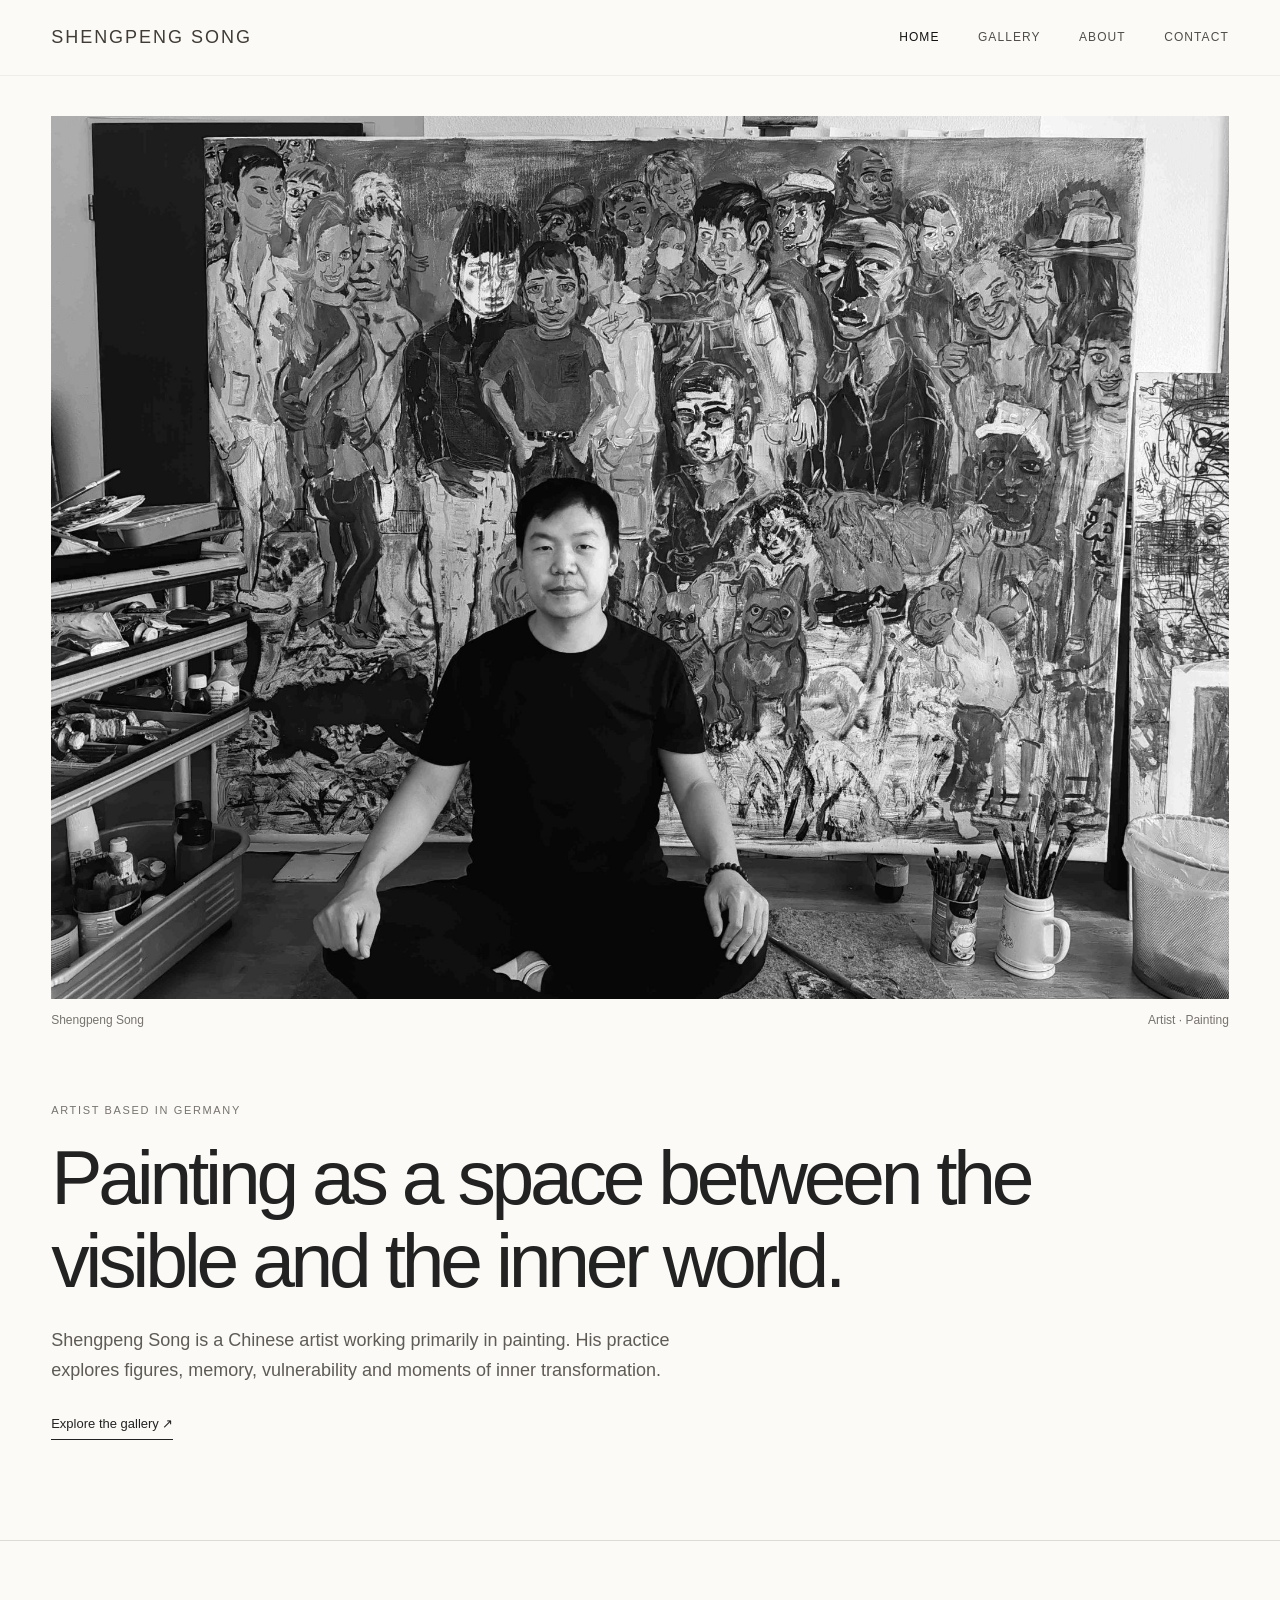
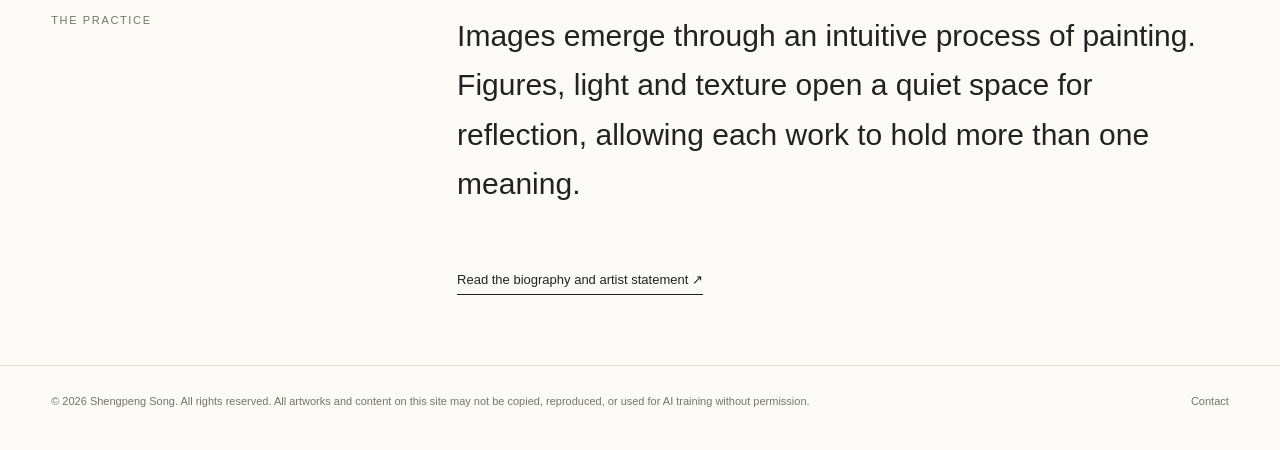
<file: index.html>
<!doctype html><html lang="en"><head><meta charset="utf-8"><meta name="viewport" content="width=device-width,initial-scale=1"><title>Home — Shengpeng Song</title><meta name="description" content="Shengpeng Song is a Chinese artist based in Germany. Explore selected paintings, biography and contact information."><meta name="theme-color" content="#fbfaf7"><link rel="stylesheet" href="assets/site.css?v=12"><link rel="stylesheet" href="assets/hero-full.css"><link rel="stylesheet" href="assets/header-layout.css"><link rel="stylesheet" href="assets/header-spacing.css"><link rel="stylesheet" href="assets/image-alignment.css"></head><body class="home"><header class="top"><div class="top-inner"><a class="brand" href="index.html">Shengpeng Song</a><button class="toggle" type="button" aria-label="Toggle navigation" aria-expanded="false" aria-controls="nav"><svg class="toggle-icon" viewBox="0 0 24 24" aria-hidden="true" focusable="false"><path d="M3 6.5h18M3 12h12M3 17.5h18"/></svg></button><nav id="nav"><a aria-current="page" href="index.html">Home</a><div class="nav-dropdown"><a  href="gallery.html" aria-controls="gallery-sections-menu">Gallery</a><div class="nav-submenu" id="gallery-sections-menu" role="group" aria-label="Gallery sections"><a href="gallery.html#selected-works">Selected Works</a><a href="gallery.html#series">Series</a><a href="gallery.html#archive">Archive</a></div></div><div class="nav-dropdown"><a href="about.html" aria-controls="about-sections-menu">About</a><div class="nav-submenu" id="about-sections-menu" role="group" aria-label="About sections"><a href="about.html#artist-biography">Artist Biography</a><a href="about.html#artist-statement">Artist Statement</a></div></div><a  href="contact.html">Contact</a></nav></div></header><main><section class="hero"><figure><img src="assets/hero.jpg" alt="Shengpeng Song in the studio" fetchpriority="high"><figcaption><span>Shengpeng Song</span><span>Artist · Painting</span></figcaption></figure><div class="hero-copy"><p class="eyebrow">Artist based in Germany</p><h1>Painting as a space between the visible and the inner world.</h1><p class="lede">Shengpeng Song is a Chinese artist working primarily in painting. His practice explores figures, memory, vulnerability and moments of inner transformation.</p><a class="link" href="gallery.html">Explore the gallery ↗</a></div></section><section class="home-note"><p class="eyebrow">The practice</p><p>Images emerge through an intuitive process of painting. Figures, light and texture open a quiet space for reflection, allowing each work to hold more than one meaning.</p><a class="link" href="about.html">Read the biography and artist statement ↗</a></section></main><footer><span>© 2026 Shengpeng Song. All rights reserved. All artworks and content on this site may not be copied, reproduced, or used for AI training without permission.</span><a href="contact.html">Contact</a></footer><script src="assets/site.js" defer></script></body></html>
</file>
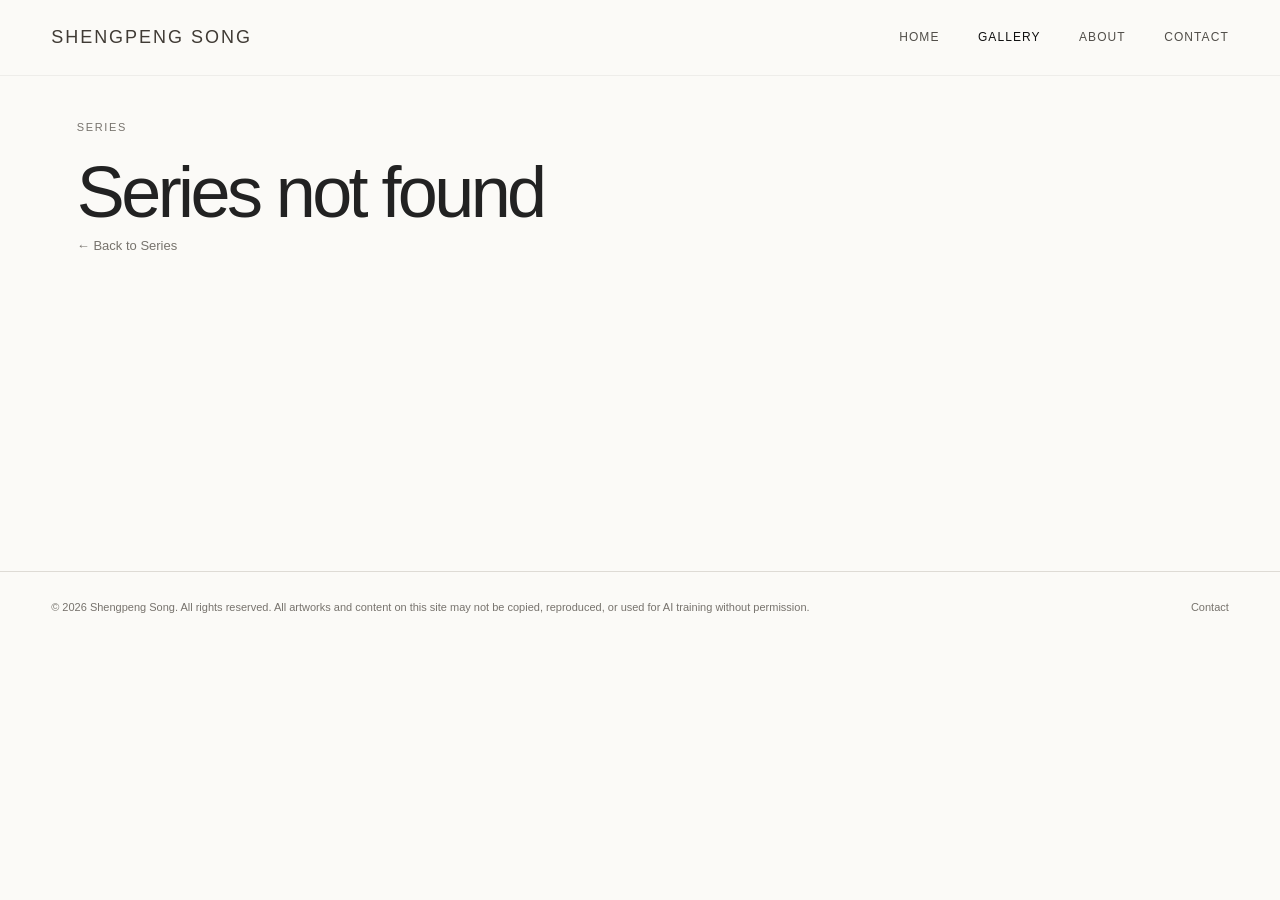
<file: gallery/series/a-quiet-presence/index.html>
<!doctype html>
<html lang="en">
<head>
<meta charset="utf-8">
<meta name="viewport" content="width=device-width,initial-scale=1">
<meta name="theme-color" content="#fbfaf7">
<title>Series — Shengpeng Song</title>
<link rel="stylesheet" href="../../../assets/site.css?v=21">
<link rel="stylesheet" href="../../../assets/header-layout.css">
<link rel="stylesheet" href="../../../assets/header-spacing.css">
<link rel="stylesheet" href="../../../assets/image-alignment.css">
<link rel="stylesheet" href="../../../assets/series-detail.css?v=3">
</head>
<body class="gallery series-detail-page">
<header class="top"><div class="top-inner">
<a class="brand" href="../../../index.html">Shengpeng Song</a>
<button class="toggle" type="button" aria-label="Toggle navigation" aria-expanded="false" aria-controls="nav"><svg class="toggle-icon" viewBox="0 0 24 24" aria-hidden="true" focusable="false"><path d="M3 6.5h18M3 12h12M3 17.5h18"/></svg></button>
<nav id="nav">
<a href="../../../index.html">Home</a>
<div class="nav-dropdown"><a aria-current="page" href="../../../gallery.html" aria-controls="gallery-sections-menu">Gallery</a><div class="nav-submenu" id="gallery-sections-menu" role="group" aria-label="Gallery sections"><a href="../../../gallery.html#selected-works">Selected Works</a><a href="../../../gallery.html#series">Series</a><a href="../../../gallery.html#archive">Archive</a></div></div>
<a href="../../../about.html">About</a>
<a href="../../../contact.html">Contact</a>
</nav>
</div></header>
<main>
<div class="series-detail-shell" id="series-detail">
<a class="back-link" id="back-to-series" href="../../../gallery.html#series">← Back to Series</a>
<header class="series-detail-heading"><p class="eyebrow">Series</p><h1 id="series-title"></h1><p id="series-year" class="series-year"></p></header>
<div id="series-artworks" class="series-artworks"></div>
</div>
<section class="series-not-found" id="series-not-found" hidden><p class="eyebrow">Series</p><h1>Series not found</h1><a class="back-link" href="../../../gallery.html#series">← Back to Series</a></section>
<dialog id="detail"><button class="close" aria-label="Close">×</button><div class="detail-image"><div class="gallery-viewport" aria-label="Artwork images"><div class="gallery-track"></div></div><div class="gallery-controls"><div class="thumbs" aria-label="Choose artwork image"></div><span class="gallery-count" aria-live="polite"></span></div></div><div class="detail-copy"><p class="eyebrow">Artwork</p><h2 class="work-title"></h2><p class="description"></p><a class="link" href="../../../contact.html">Enquire about this work ↗</a></div></dialog><dialog class="zoom-view" id="zoom-view" aria-label="Enlarged artwork image"><button class="zoom-close" type="button" aria-label="Close enlarged image">×</button><div class="zoom-canvas"><img class="zoom-image" alt=""></div></dialog></main>
<footer><span>© 2026 Shengpeng Song. All rights reserved. All artworks and content on this site may not be copied, reproduced, or used for AI training without permission.</span><a href="../../../contact.html">Contact</a></footer>
<script src="../../../assets/site.js" defer></script>
<script src="../../../assets/series-data.js" defer></script>
<script src="../../../assets/gallery.js?v=18" defer></script>
<script src="../../../assets/series-detail.js?v=4" defer></script>
</body></html>
</file>
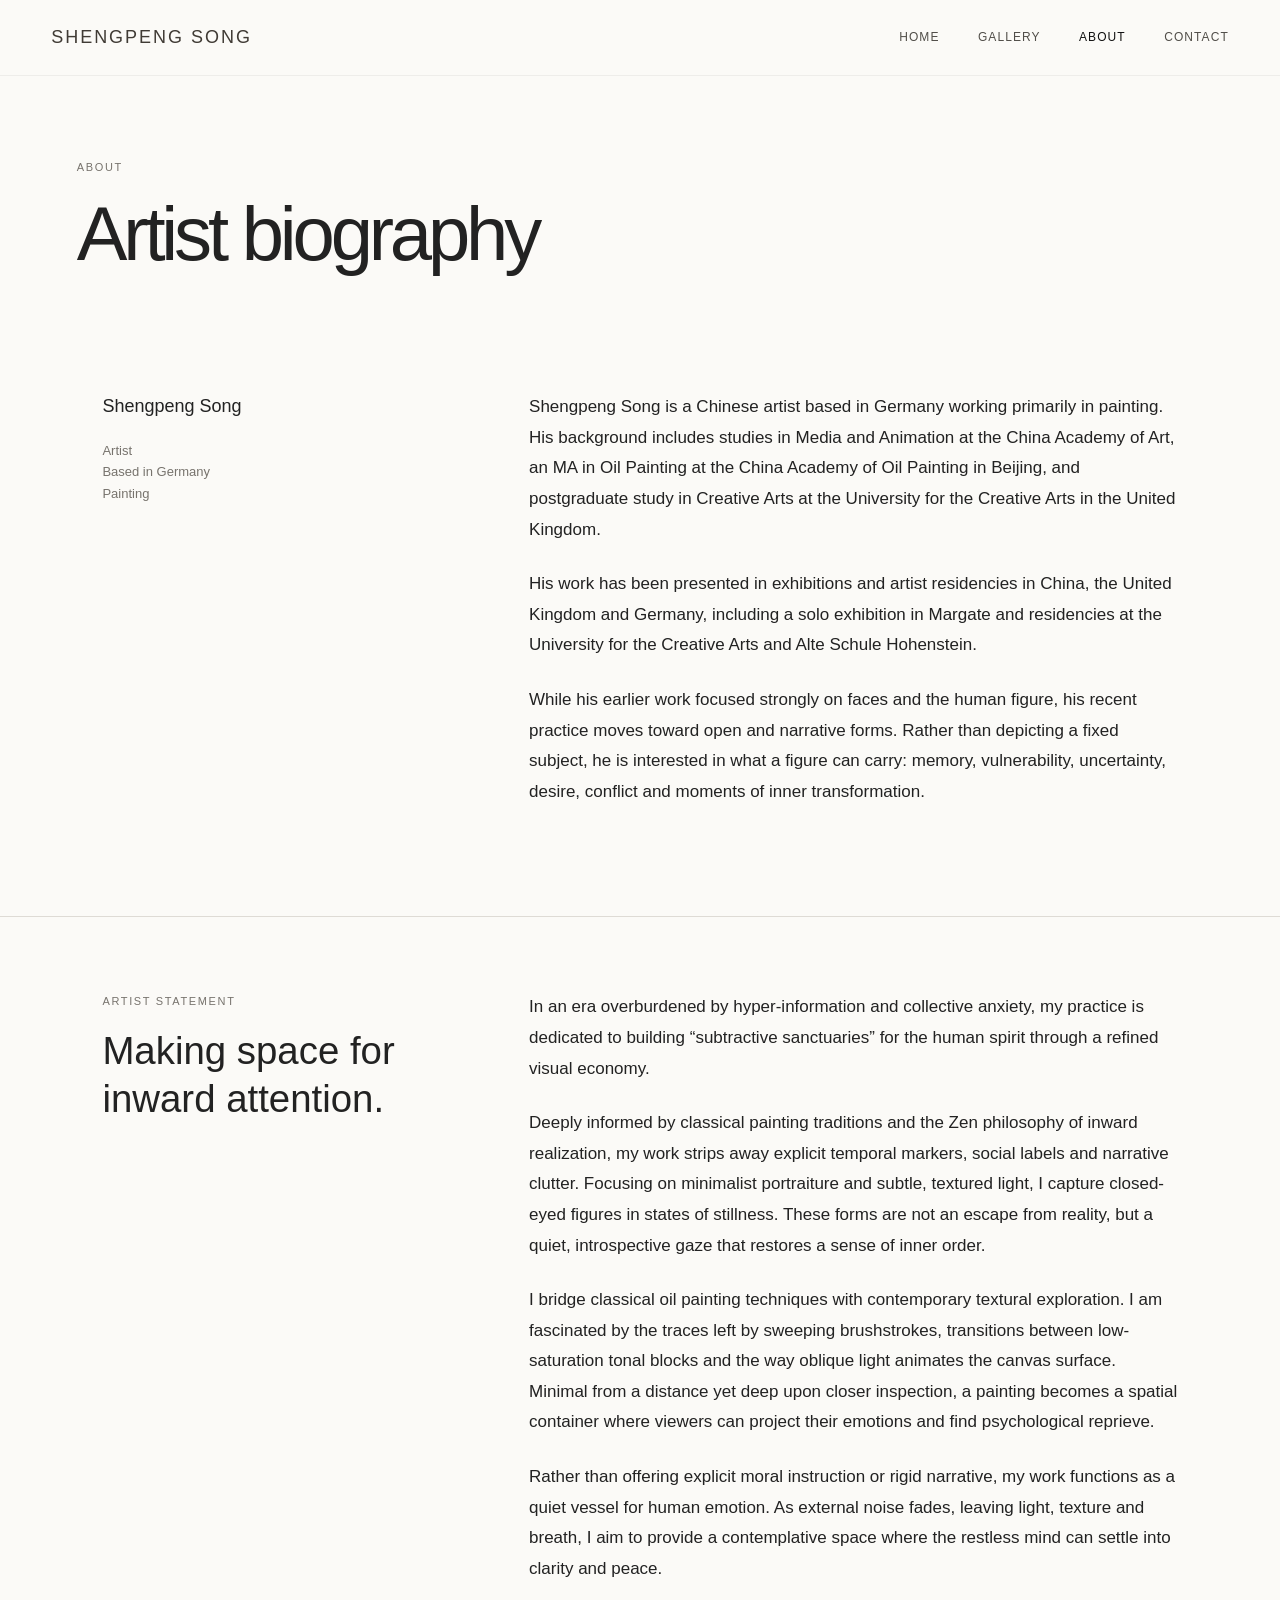
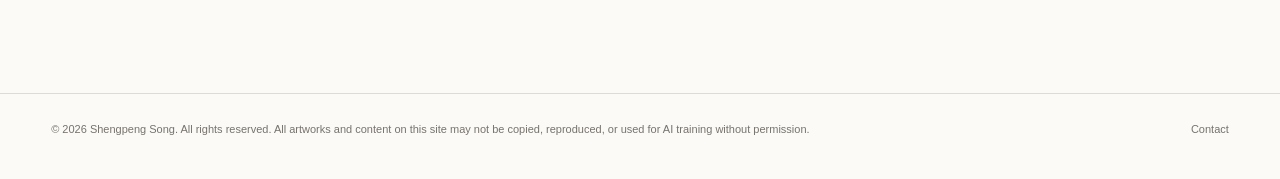
<file: about.html>
<!doctype html><html lang="en"><head><meta charset="utf-8"><meta name="viewport" content="width=device-width,initial-scale=1"><title>About — Shengpeng Song</title><meta name="description" content="Biography and artist statement of Shengpeng Song."><meta name="theme-color" content="#fbfaf7"><link rel="stylesheet" href="assets/site.css?v=12"><link rel="stylesheet" href="assets/header-layout.css"><link rel="stylesheet" href="assets/header-spacing.css"><link rel="stylesheet" href="assets/image-alignment.css"></head><body class="about"><header class="top"><div class="top-inner"><a class="brand" href="index.html">Shengpeng Song</a><button class="toggle" type="button" aria-label="Toggle navigation" aria-expanded="false" aria-controls="nav"><svg class="toggle-icon" viewBox="0 0 24 24" aria-hidden="true" focusable="false"><path d="M3 6.5h18M3 12h12M3 17.5h18"/></svg></button><nav id="nav"><a  href="index.html">Home</a><div class="nav-dropdown"><a  href="gallery.html" aria-controls="gallery-sections-menu">Gallery</a><div class="nav-submenu" id="gallery-sections-menu" role="group" aria-label="Gallery sections"><a href="gallery.html#selected-works">Selected Works</a><a href="gallery.html#series">Series</a><a href="gallery.html#archive">Archive</a></div></div><div class="nav-dropdown"><a aria-current="page" href="about.html" aria-controls="about-sections-menu">About</a><div class="nav-submenu" id="about-sections-menu" role="group" aria-label="About sections"><a href="about.html#artist-biography">Artist Biography</a><a href="about.html#artist-statement">Artist Statement</a></div></div><a  href="contact.html">Contact</a></nav></div></header><main><header class="page-title"><p class="eyebrow">About</p><h1>Artist biography</h1></header><section class="columns" id="artist-biography"><aside class="facts"><p class="name">Shengpeng Song</p><p>Artist<br>Based in Germany<br>Painting</p></aside><div class="prose"><p>Shengpeng Song is a Chinese artist based in Germany working primarily in painting. His background includes studies in Media and Animation at the China Academy of Art, an MA in Oil Painting at the China Academy of Oil Painting in Beijing, and postgraduate study in Creative Arts at the University for the Creative Arts in the United Kingdom.</p><p>His work has been presented in exhibitions and artist residencies in China, the United Kingdom and Germany, including a solo exhibition in Margate and residencies at the University for the Creative Arts and Alte Schule Hohenstein.</p><p>While his earlier work focused strongly on faces and the human figure, his recent practice moves toward open and narrative forms. Rather than depicting a fixed subject, he is interested in what a figure can carry: memory, vulnerability, uncertainty, desire, conflict and moments of inner transformation.</p></div></section><section class="columns statement" id="artist-statement"><div><p class="eyebrow">Artist Statement</p><h2>Making space for inward attention.</h2></div><div class="prose"><p>In an era overburdened by hyper-information and collective anxiety, my practice is dedicated to building “subtractive sanctuaries” for the human spirit through a refined visual economy.</p><p>Deeply informed by classical painting traditions and the Zen philosophy of inward realization, my work strips away explicit temporal markers, social labels and narrative clutter. Focusing on minimalist portraiture and subtle, textured light, I capture closed-eyed figures in states of stillness. These forms are not an escape from reality, but a quiet, introspective gaze that restores a sense of inner order.</p><p>I bridge classical oil painting techniques with contemporary textural exploration. I am fascinated by the traces left by sweeping brushstrokes, transitions between low-saturation tonal blocks and the way oblique light animates the canvas surface. Minimal from a distance yet deep upon closer inspection, a painting becomes a spatial container where viewers can project their emotions and find psychological reprieve.</p><p>Rather than offering explicit moral instruction or rigid narrative, my work functions as a quiet vessel for human emotion. As external noise fades, leaving light, texture and breath, I aim to provide a contemplative space where the restless mind can settle into clarity and peace.</p></div></section></main><footer><span>© 2026 Shengpeng Song. All rights reserved. All artworks and content on this site may not be copied, reproduced, or used for AI training without permission.</span><a href="contact.html">Contact</a></footer><script src="assets/site.js" defer></script></body></html>
</file>
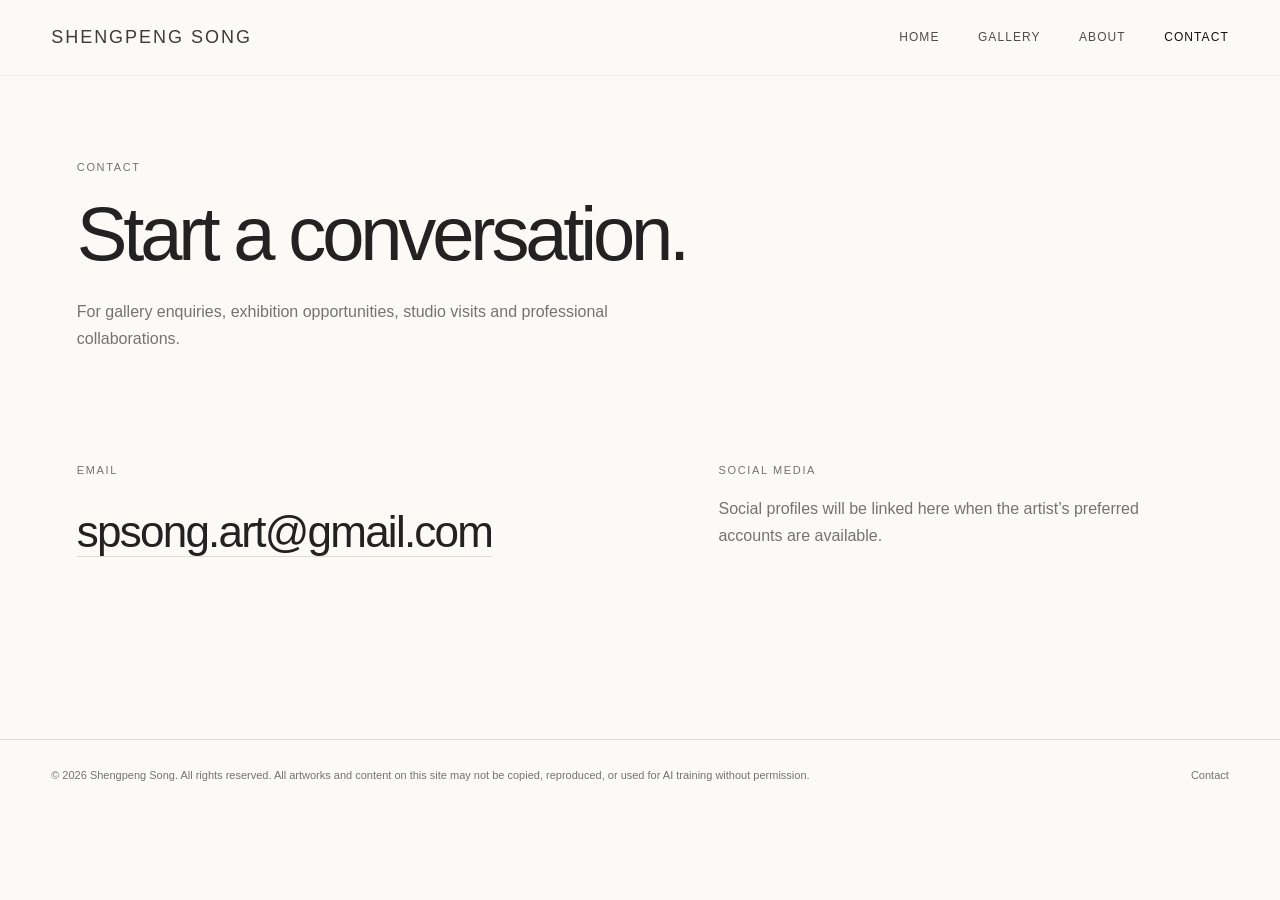
<file: contact.html>
<!doctype html><html lang="en"><head><meta charset="utf-8"><meta name="viewport" content="width=device-width,initial-scale=1"><title>Contact — Shengpeng Song</title><meta name="description" content="Contact Shengpeng Song for gallery enquiries, exhibitions and studio visits."><meta name="theme-color" content="#fbfaf7"><link rel="stylesheet" href="assets/site.css?v=12"><link rel="stylesheet" href="assets/header-layout.css"><link rel="stylesheet" href="assets/header-spacing.css?v=2"><link rel="stylesheet" href="assets/image-alignment.css"></head><body class="contact-page"><header class="top"><div class="top-inner"><a class="brand" href="index.html">Shengpeng Song</a><button class="toggle" type="button" aria-label="Toggle navigation" aria-expanded="false" aria-controls="nav"><svg class="toggle-icon" viewBox="0 0 24 24" aria-hidden="true" focusable="false"><path d="M3 6.5h18M3 12h12M3 17.5h18"/></svg></button><nav id="nav"><a  href="index.html">Home</a><div class="nav-dropdown"><a  href="gallery.html" aria-controls="gallery-sections-menu">Gallery</a><div class="nav-submenu" id="gallery-sections-menu" role="group" aria-label="Gallery sections"><a href="gallery.html#selected-works">Selected Works</a><a href="gallery.html#series">Series</a><a href="gallery.html#archive">Archive</a></div></div><div class="nav-dropdown"><a href="about.html" aria-controls="about-sections-menu">About</a><div class="nav-submenu" id="about-sections-menu" role="group" aria-label="About sections"><a href="about.html#artist-biography">Artist Biography</a><a href="about.html#artist-statement">Artist Statement</a></div></div><a aria-current="page" href="contact.html">Contact</a></nav></div></header><main><header class="page-title"><p class="eyebrow">Contact</p><h1>Start a conversation.</h1><p>For gallery enquiries, exhibition opportunities, studio visits and professional collaborations.</p></header><section class="contact"><div><p class="eyebrow">Email</p><a class="email" href="mailto:spsong.art@gmail.com">spsong.art@gmail.com</a></div><div><p class="eyebrow">Social Media</p><p class="muted">Social profiles will be linked here when the artist’s preferred accounts are available.</p></div></section></main><footer><span>© 2026 Shengpeng Song. All rights reserved. All artworks and content on this site may not be copied, reproduced, or used for AI training without permission. </span><a href="contact.html">Contact</a></footer><script src="assets/site.js" defer></script></body></html>
</file>
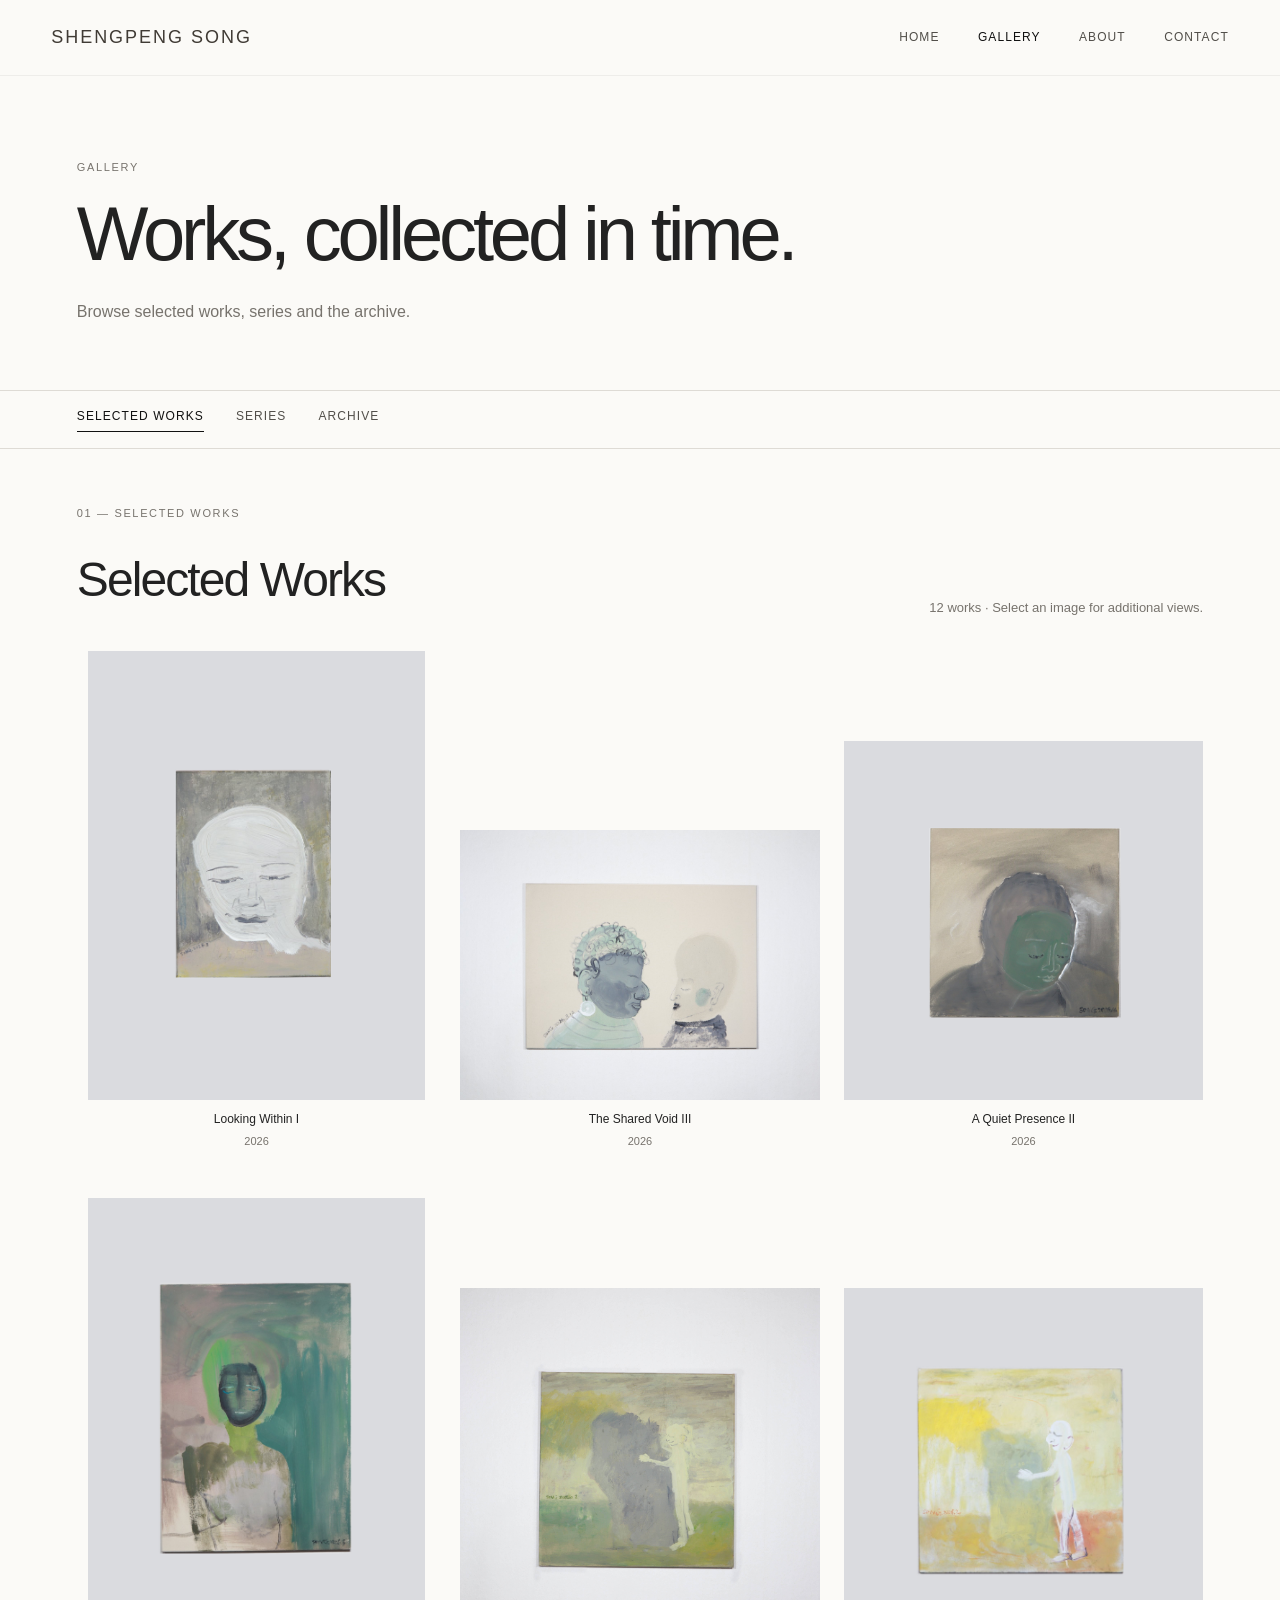
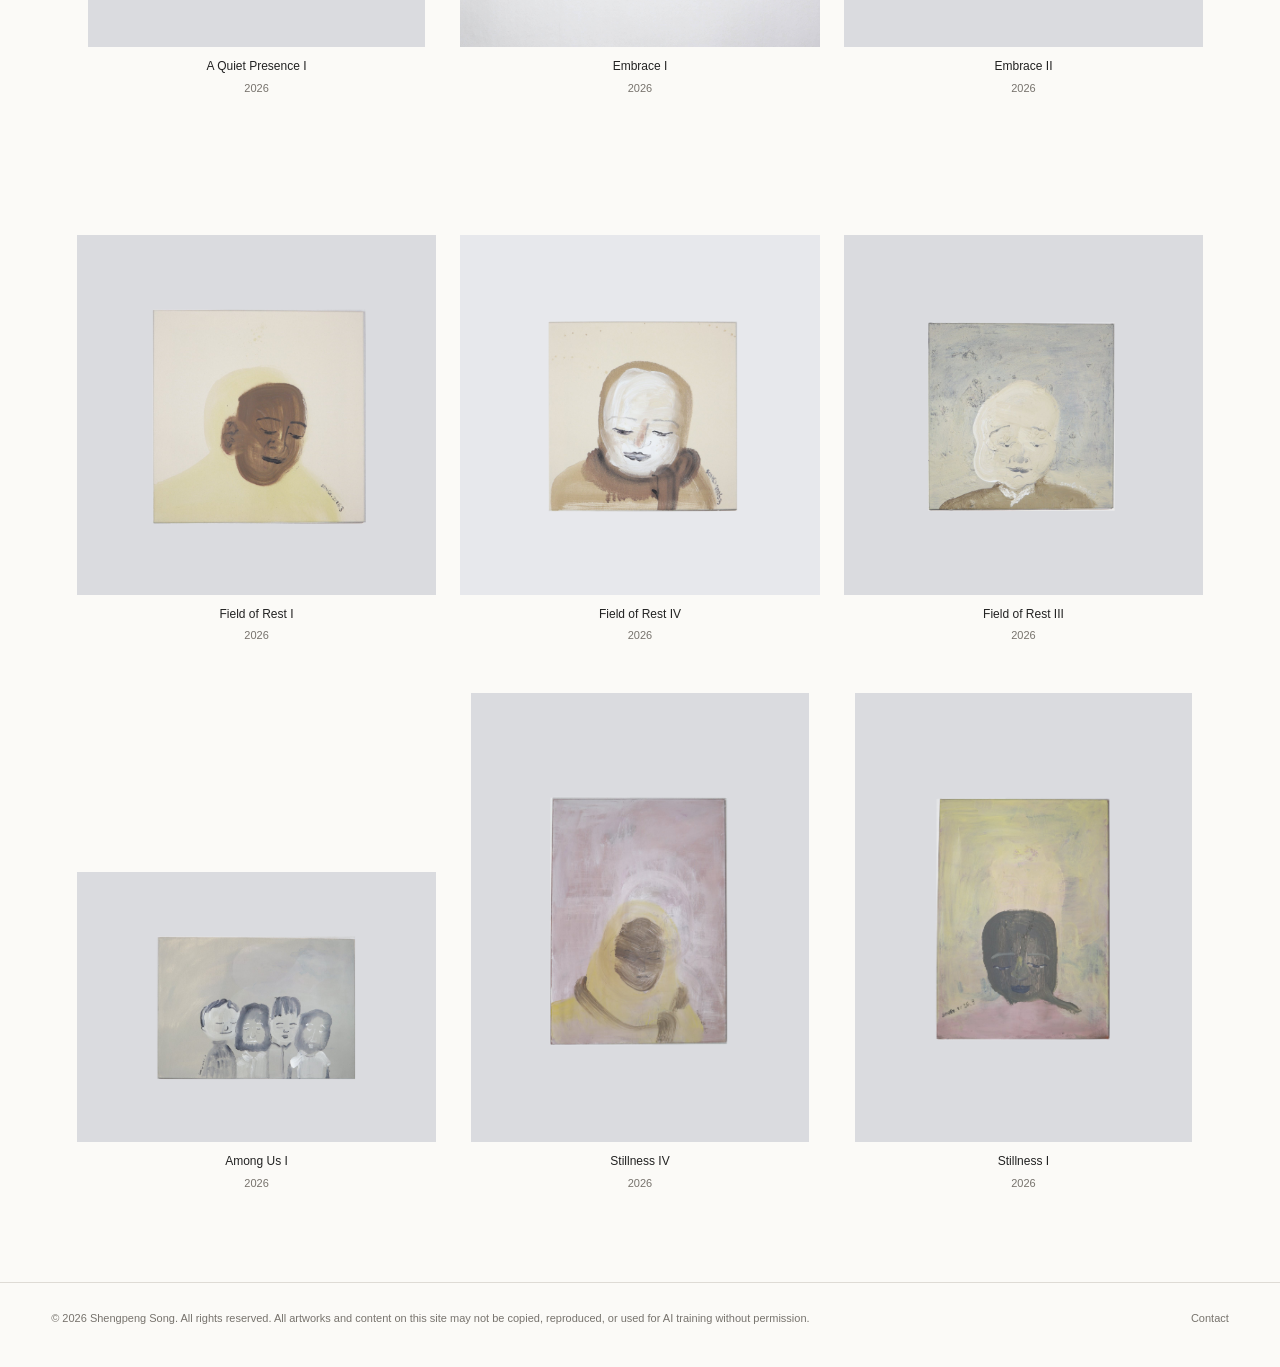
<file: gallery.html>
<!doctype html><html lang="en"><head><meta charset="utf-8"><meta name="viewport" content="width=device-width,initial-scale=1"><title>Gallery — Shengpeng Song</title><meta name="description" content="Selected works, series and archive by Shengpeng Song."><meta name="theme-color" content="#fbfaf7"><link rel="stylesheet" href="assets/site.css?v=21"><link rel="stylesheet" href="assets/header-layout.css"><link rel="stylesheet" href="assets/header-spacing.css"><link rel="stylesheet" href="assets/image-alignment.css"></head><body class="gallery"><header class="top"><div class="top-inner"><a class="brand" href="index.html">Shengpeng Song</a><button class="toggle" type="button" aria-label="Toggle navigation" aria-expanded="false" aria-controls="nav"><svg class="toggle-icon" viewBox="0 0 24 24" aria-hidden="true" focusable="false"><path d="M3 6.5h18M3 12h12M3 17.5h18"/></svg></button><nav id="nav"><a  href="index.html">Home</a><div class="nav-dropdown"><a aria-current="page" href="gallery.html" aria-controls="gallery-sections-menu">Gallery</a><div class="nav-submenu" id="gallery-sections-menu" role="group" aria-label="Gallery sections"><a href="gallery.html#selected-works">Selected Works</a><a href="gallery.html#series">Series</a><a href="gallery.html#archive">Archive</a></div></div><div class="nav-dropdown"><a href="about.html" aria-controls="about-sections-menu">About</a><div class="nav-submenu" id="about-sections-menu" role="group" aria-label="About sections"><a href="about.html#artist-biography">Artist Biography</a><a href="about.html#artist-statement">Artist Statement</a></div></div><a  href="contact.html">Contact</a></nav></div></header><main><header class="page-title"><p class="eyebrow">Gallery</p><h1>Works, collected in time.</h1><p>Browse selected works, series and the archive.</p></header><nav class="tabs" aria-label="Gallery sections"><a href="#selected-works" data-tab="selected-works">Selected Works</a><a href="#series" data-tab="series">Series</a><a href="#archive" data-tab="archive">Archive</a></nav><section class="panel" id="selected-works" data-panel><div class="section-title"><div><p class="eyebrow">01 — Selected Works</p><h2>Selected Works</h2></div><p>12 works · Select an image for additional views.</p></div><div class="grid" id="grid"></div></section><section class="panel" id="series" data-panel hidden><p class="eyebrow">02 — Series</p><h2>Series</h2><div class="grid" id="series-grid"></div></section><section class="panel" id="archive" data-panel hidden><p class="eyebrow">03 — Archive</p><h2>Archive</h2><p class="empty">Earlier works and their details will appear here when the archive is prepared.</p></section><dialog id="detail"><button class="close" aria-label="Close">×</button><div class="detail-image"><div class="gallery-viewport" aria-label="Artwork images"><div class="gallery-track"></div></div><div class="gallery-controls"><div class="thumbs" aria-label="Choose artwork image"></div><span class="gallery-count" aria-live="polite"></span></div></div><div class="detail-copy"><p class="eyebrow">Artwork</p><h2 class="work-title"></h2><p class="description">Artwork details will be added to the artwork catalog.</p><a class="link" href="contact.html">Enquire about this work ↗</a></div></dialog><dialog class="zoom-view" id="zoom-view" aria-label="Enlarged artwork image"><button class="zoom-close" type="button" aria-label="Close enlarged image">×</button><div class="zoom-canvas"><img class="zoom-image" alt=""></div></dialog></main><footer><span>© 2026 Shengpeng Song. All rights reserved. All artworks and content on this site may not be copied, reproduced, or used for AI training without permission.</span><a href="contact.html">Contact</a></footer><script src="assets/site.js" defer></script><script src="assets/series-data.js" defer></script><script src="assets/gallery.js?v=16" defer></script></body></html>
</file>
<file: assets/site.css>
:root{--bg:#fbfaf7;--ink:#222;--muted:#77736d;--line:#dedbd5;--surface:#f1efea;--max:1440px}*{box-sizing:border-box}body{margin:0;background:var(--bg);color:var(--ink);font:16px/1.65 -apple-system,BlinkMacSystemFont,"Segoe UI",Arial,sans-serif}a{color:inherit;text-decoration:none}button{font:inherit;color:inherit}.top{height:76px;position:sticky;top:0;z-index:5;background:rgba(251,250,247,.96);backdrop-filter:blur(10px);border-bottom:1px solid #0000000d;padding:0 clamp(20px,4vw,56px);display:flex;align-items:center;justify-content:space-between}.brand{text-transform:uppercase;font-size:17px;letter-spacing:.18em}.top nav{display:flex;align-items:center;gap:clamp(18px,3vw,42px)}.top nav a,.tabs a{font-size:12px;letter-spacing:.09em;text-transform:uppercase;color:#514e49}.top nav a[aria-current=page]{color:#111}.tabs a[aria-current=page]{color:#111;border-bottom:1px solid;padding-bottom:5px}.top nav a{position:relative}.top nav a::after{content:"";position:absolute;left:0;right:0;bottom:-5px;height:1px;background:currentColor;transform:scaleX(0);transform-origin:left center;transition:transform .18s ease}.top nav a:hover::after,.top nav a:focus-visible::after{transform:scaleX(1)}.nav-dropdown{position:relative;display:flex;align-items:center}.nav-submenu{display:none;position:absolute;top:100%;left:-16px;min-width:190px;padding:8px 0;background:rgba(251,250,247,.98);border:1px solid var(--line);box-shadow:0 12px 32px #00000012;z-index:10}.nav-dropdown:hover .nav-submenu,.nav-dropdown:focus-within .nav-submenu{display:grid}.top nav .nav-submenu a{display:block;padding:10px 16px;white-space:nowrap}.top nav .nav-submenu a::after{left:16px;right:16px;bottom:6px}.toggle{display:none}.toggle-icon{display:block;width:26px;height:26px;fill:none;stroke:currentColor;stroke-width:1.55;stroke-linecap:round}.toggle:focus-visible{outline:1px solid var(--ink);outline-offset:3px}main{max-width:var(--max);margin:auto}.hero{padding:40px clamp(20px,4vw,56px) 100px}.hero figure{margin:0}.hero figure img{display:block;width:100%;height:auto;min-height:0;max-height:none;object-fit:contain;background:transparent}figcaption{display:flex;justify-content:space-between;color:var(--muted);font-size:12px;padding-top:12px}.hero-copy{max-width:980px;padding-top:70px}.eyebrow{color:var(--muted);font-size:11px;letter-spacing:.15em;text-transform:uppercase;margin:0 0 17px}h1,h2,h3,p{margin-top:0}.hero h1,.page-title h1{font-size:clamp(40px,6vw,82px);font-weight:400;letter-spacing:-.055em;line-height:1.08;margin-bottom:24px}.lede{font-size:18px;color:#5f5b55;max-width:650px}.link{display:inline-block;border-bottom:1px solid;padding:0 0 4px;font-size:13px;margin-top:10px}.home-note{border-top:1px solid var(--line);padding:70px clamp(20px,4vw,56px);display:grid;grid-template-columns:1fr 2fr;gap:20px}.home-note>p:not(.eyebrow){font-size:clamp(20px,2.4vw,30px);max-width:820px}.home-note .link{grid-column:2;justify-self:start}.page-title{padding:82px clamp(20px,6vw,90px) 48px}.page-title h1{font-size:clamp(42px,6vw,76px)}.page-title>p:last-child{color:var(--muted);max-width:600px}.tabs{position:sticky;top:76px;z-index:4;background:var(--bg);display:flex;gap:32px;padding:16px clamp(20px,6vw,90px);border-block:1px solid var(--line);overflow:auto}.tabs a{white-space:nowrap}.panel{padding:55px clamp(20px,6vw,90px) 90px;scroll-margin-top:140px}.panel[hidden]{display:none}.section-title{display:flex;align-items:end;justify-content:space-between;gap:24px;margin-bottom:32px}.section-title h2,.panel>h2{font-size:clamp(30px,4vw,48px);font-weight:400;letter-spacing:-.04em;margin-bottom:0}.section-title>p{font-size:13px;color:var(--muted);margin:0}.grid{display:grid;grid-template-columns:repeat(3,minmax(0,1fr));gap:48px 24px}.card{border:0;padding:0;background:none;text-align:left;cursor:pointer}.card-image{display:block;width:100%;aspect-ratio:4/5;background:transparent;overflow:hidden}.card img{width:100%;height:100%;object-fit:contain;object-position:center center;transition:transform .4s}.card:hover img{transform:scale(1.02)}.card-label{display:flex;flex-direction:column;align-items:center;text-align:center;font-size:12px;padding-top:10px}.card-year{display:block;color:var(--muted);font-size:11px;padding-top:2px}.series-card-label{justify-content:center}.muted,.empty,.series-grid p:last-child{color:var(--muted)}.empty{border-top:1px solid var(--line);padding-top:18px;margin-top:28px}.series-grid{display:grid;grid-template-columns:1fr 1fr;gap:28px;margin-top:28px}.series-grid article{border-top:1px solid var(--line);padding-top:22px;min-height:190px}.series-grid h3{font-size:30px;font-weight:400;margin-bottom:12px}.columns{padding:45px clamp(20px,8vw,120px) 85px;display:grid;grid-template-columns:1fr 2fr;gap:clamp(35px,8vw,130px)}.facts{font-size:13px;color:var(--muted)}.facts .name{font-size:18px;color:var(--ink)}.prose{max-width:760px}.prose p{font-size:17px;line-height:1.8;margin-bottom:24px}.statement{border-top:1px solid var(--line);padding-top:75px}.statement h2{font-size:clamp(28px,3vw,42px);font-weight:400;line-height:1.25}.contact{padding:45px clamp(20px,8vw,120px) 170px;display:grid;grid-template-columns:1.2fr 1fr;gap:60px}.email{font-size:clamp(24px,4vw,44px);letter-spacing:-.04em;border-bottom:1px solid var(--line);overflow-wrap:anywhere}footer{border-top:1px solid var(--line);max-width:var(--max);margin:auto;padding:26px clamp(20px,4vw,56px) 40px;display:flex;justify-content:space-between;gap:18px;font-size:11px;color:var(--muted)}dialog{border:0;padding:0;width:min(1100px,calc(100% - 30px));max-width:none;max-height:calc(100% - 30px);background:var(--bg);color:var(--ink);grid-template-columns:1.6fr .8fr;overflow:auto}dialog[open]{display:grid}dialog::backdrop{background:#141414b8}.detail-image{padding:38px;background:#dedbd5;display:flex;flex-direction:column;justify-content:center;gap:15px}.large{width:100%;height:min(68vh,700px);object-fit:contain}.thumbs{display:flex;gap:9px;flex-wrap:wrap}.thumbs button{width:58px;height:58px;padding:0;border:1px solid transparent;background:none;cursor:pointer;opacity:.65}.thumbs button[aria-pressed=true]{border-color:var(--ink);opacity:1}.thumbs img{width:100%;height:100%;object-fit:cover}.detail-copy{align-self:center;padding:65px 34px 35px}.detail-copy h2{font-size:34px;font-weight:400}.description{color:var(--muted);margin:20px 0}.close{position:absolute;right:15px;top:10px;border:0;background:none;font-size:30px;cursor:pointer}@media(max-width:800px){.top{height:68px}.brand{font-size:20px}.toggle{display:block;border:0;background:transparent;padding:10px}.top nav{display:none;position:absolute;top:68px;left:0;right:0;background:var(--bg);padding:10px 22px 25px;flex-direction:column;align-items:stretch;gap:0;border-bottom:1px solid var(--line)}.top nav.open{display:flex}.top nav a{padding:14px 0;border-bottom:1px solid var(--line)}.nav-dropdown{width:100%;display:flex;flex-direction:column;align-items:stretch}.nav-dropdown>a{display:block;padding:14px 0;border-bottom:1px solid var(--line)}.nav-submenu{position:static;min-width:0;box-shadow:none;border:0;border-left:1px solid var(--line);margin-left:8px;padding:2px 0}.top nav .nav-submenu a{padding:10px 14px}.hero{padding-top:20px;padding-bottom:65px}.hero figure img{height:auto;min-height:0;max-height:none;object-fit:contain}.hero-copy{padding-top:45px}.lede{font-size:16px}.home-note{grid-template-columns:1fr;padding-block:50px}.home-note .link{grid-column:1}.page-title{padding-top:55px}.tabs{top:68px}.panel{padding-top:40px;padding-bottom:65px}.section-title{display:block}.section-title>p{margin-top:12px}.grid{grid-template-columns:repeat(2,minmax(0,1fr));gap:34px 13px}.columns{grid-template-columns:1fr;gap:24px;padding-top:32px;padding-bottom:60px}.contact{grid-template-columns:1fr;gap:42px;padding-bottom:95px}dialog[open]{grid-template-columns:1fr}.detail-image{padding:42px 16px 18px}.large{height:46vh;min-height:240px}.detail-copy{padding:25px 22px 30px}.series-grid{grid-template-columns:1fr}footer{flex-wrap:wrap}}@media(max-width:480px){.brand{font-size:16px;letter-spacing:.14em}.grid{gap:28px 10px}.card-label{font-size:11px}}@media(prefers-reduced-motion:reduce){*{scroll-behavior:auto!important;transition:none!important}}
.back-link{border:0;background:transparent;padding:10px 0 18px;cursor:pointer;color:var(--muted);font-size:13px}.back-link:hover{color:var(--ink)}

/* Artwork viewer: native horizontal scrolling keeps touch gestures direct and preserves image proportions. */
.gallery-viewport{width:100%;height:min(68vh,700px);overflow-x:auto;overflow-y:hidden;scroll-snap-type:x mandatory;scroll-snap-stop:always;scroll-behavior:smooth;overscroll-behavior-x:contain;scrollbar-width:none;touch-action:pan-x pan-y}
.gallery-viewport::-webkit-scrollbar{display:none}
.gallery-track{display:flex;width:100%;height:100%}
.gallery-slide{flex:0 0 100%;width:100%;height:100%;display:grid;place-items:center;scroll-snap-align:center;scroll-snap-stop:always}
.zoom-trigger{width:100%;height:100%;display:grid;place-items:center;border:0;padding:0;background:transparent;cursor:zoom-in}
.gallery-slide .large{display:block;width:100%;height:100%;min-height:0;object-fit:contain;object-position:center}
.gallery-controls{display:flex;align-items:center;justify-content:space-between;gap:14px;min-width:0}
.gallery-controls .thumbs{flex:1;min-width:0;flex-wrap:nowrap;overflow-x:auto;overscroll-behavior-x:contain;scrollbar-width:thin}
.gallery-controls .thumbs button{flex:0 0 58px}
.gallery-count{flex:none;color:var(--muted);font-size:11px;font-variant-numeric:tabular-nums}
.zoom-view{position:fixed;inset:0;width:100vw;height:100vh;height:100dvh;max-width:none;max-height:none;margin:0;padding:0;overflow:hidden;border:0;background:#161616;color:#fff}
.zoom-view[open]{display:grid;place-items:center}
.zoom-view::backdrop{background:#161616}
.zoom-canvas{width:100vw;height:100%;overflow:hidden;display:grid;place-items:center;touch-action:none;cursor:grab}
.zoom-canvas:active{cursor:grabbing}
.zoom-image{display:block;width:auto;height:auto;max-width:calc(100vw - 32px);max-height:calc(100dvh - 32px);object-fit:contain;transform-origin:center;touch-action:none;user-select:none;-webkit-user-drag:none}
.zoom-close{position:absolute;z-index:2;top:max(14px,env(safe-area-inset-top));right:max(18px,env(safe-area-inset-right));width:44px;height:44px;border:0;border-radius:50%;background:#ffffff1c;color:#fff;font-size:28px;line-height:1;cursor:pointer}
@media(max-width:800px){.gallery-viewport{height:46vh;min-height:240px}.detail-image{gap:13px}.gallery-controls .thumbs button{flex-basis:52px;width:52px;height:52px}}
@media(max-width:480px){.gallery-viewport{height:44vh;min-height:230px}.gallery-count{font-size:10px}}
@media(prefers-reduced-motion:reduce){.gallery-viewport{scroll-behavior:auto}}

.gallery-slide{min-width:0;overflow:hidden}.zoom-trigger{min-width:0;min-height:0;grid-template-columns:minmax(0,1fr);overflow:hidden}.gallery-slide .large{width:auto;height:auto;max-width:100%;max-height:100%;object-fit:contain}

.zoom-view[open]{display:grid;place-items:center}

/* Mobile artwork dialog: center the viewing stage in the first screen and keep horizontal gestures inside the gallery. */
@media(max-width:800px){
 dialog#detail[open]{width:100%;max-width:none;height:100dvh;max-height:100dvh;margin:0;grid-template-columns:minmax(0,1fr);grid-template-rows:100dvh auto;overflow-x:hidden;overflow-y:auto;overscroll-behavior-x:none}
 dialog#detail .detail-image{width:100%;min-width:0;height:100dvh;min-height:0;padding:max(60px,calc(env(safe-area-inset-top) + 48px)) 16px max(14px,env(safe-area-inset-bottom));display:flex;flex-direction:column;justify-content:center;gap:13px;overflow-x:hidden}
 dialog#detail .gallery-viewport{width:100%;max-width:100%;height:min(52dvh,520px);min-height:0;align-self:center}
 dialog#detail .gallery-controls{min-width:0;overflow:hidden}
 dialog#detail .gallery-controls .thumbs{overflow-x:auto;overflow-y:hidden;scrollbar-width:none}
 dialog#detail .gallery-controls .thumbs::-webkit-scrollbar{display:none}
 dialog#detail .close{position:fixed;z-index:3;top:max(10px,env(safe-area-inset-top));right:max(10px,env(safe-area-inset-right))}
}
@media(max-width:480px){dialog#detail .gallery-viewport{height:min(50dvh,420px)}}
@media(max-width:800px) and (max-height:500px){dialog#detail .gallery-viewport{height:min(42dvh,300px)}}

/* Compact mobile artwork viewer so the artwork details share the first screen. */
@media(max-width:800px){
 dialog#detail[open]{grid-template-rows:auto auto;align-content:start}
 dialog#detail .detail-image{height:auto;min-height:0;padding:max(50px,calc(env(safe-area-inset-top) + 42px)) 14px 8px;gap:9px}
 dialog#detail .gallery-viewport{height:min(37dvh,340px);min-height:210px}
 dialog#detail .gallery-controls .thumbs button{flex-basis:46px;width:46px;height:46px}
 dialog#detail .detail-copy{align-self:start;padding:10px 20px 18px}
 dialog#detail .detail-copy .eyebrow{margin-bottom:8px}
 dialog#detail .detail-copy h2{font-size:30px;line-height:1.15;margin-bottom:0}
 dialog#detail .detail-copy .description{font-size:14px;line-height:1.45;margin:10px 0}
 dialog#detail .detail-copy .link{margin-top:6px}
}
@media(max-width:480px){
 dialog#detail .detail-image{padding-left:12px;padding-right:12px}
 dialog#detail .gallery-viewport{height:min(35dvh,310px);min-height:200px}
 dialog#detail .gallery-controls .thumbs button{flex-basis:44px;width:44px;height:44px}
 dialog#detail .detail-copy{padding:8px 18px 16px}
}
@media(max-width:800px) and (max-height:700px){
 dialog#detail .gallery-viewport{height:min(32dvh,260px);min-height:180px}
 dialog#detail .detail-copy{padding-top:7px;padding-bottom:12px}
}

/* Balanced mobile artwork viewer sizing: larger image stage with room for the work details. */
@media(max-width:800px){
 dialog#detail .detail-image{height:58dvh;padding:max(52px,calc(env(safe-area-inset-top) + 44px)) 14px 12px;gap:10px}
 dialog#detail .gallery-viewport{height:min(40dvh,370px);min-height:220px}
 dialog#detail .gallery-controls .thumbs button{flex-basis:48px;width:48px;height:48px}
}
@media(max-width:480px){
 dialog#detail .detail-image{height:58dvh;padding-left:12px;padding-right:12px}
 dialog#detail .gallery-viewport{height:min(39dvh,340px);min-height:210px}
 dialog#detail .gallery-controls .thumbs button{flex-basis:46px;width:46px;height:46px}
}
@media(max-width:800px) and (max-height:700px){
 dialog#detail .detail-image{height:56dvh}
 dialog#detail .gallery-viewport{height:min(35dvh,280px);min-height:190px}
}

/* Slightly enlarge the mobile artwork stage to use more of the available screen. */
@media(max-width:800px){
 dialog#detail .detail-image{height:65dvh}
 dialog#detail .gallery-viewport{height:min(43dvh,390px)}
}
@media(max-width:480px){
 dialog#detail .detail-image{height:65dvh}
 dialog#detail .gallery-viewport{height:min(42dvh,370px)}
}
@media(max-width:800px) and (max-height:700px){
 dialog#detail .detail-image{height:62dvh}
 dialog#detail .gallery-viewport{height:min(38dvh,300px)}
}

/* Set the mobile artwork and thumbnail backdrop to roughly 70% of the screen. */
@media(max-width:800px){
 dialog#detail .detail-image{height:70dvh}
 dialog#detail .gallery-viewport{height:min(46dvh,430px)}
}
@media(max-width:480px){
 dialog#detail .detail-image{height:70dvh}
 dialog#detail .gallery-viewport{height:min(45dvh,410px)}
}
@media(max-width:800px) and (max-height:700px){
 dialog#detail .detail-image{height:66dvh}
 dialog#detail .gallery-viewport{height:min(40dvh,320px)}
}


/* Center gallery thumbnails and artwork information on mobile only. */
@media(max-width:800px){
 .gallery-controls{position:relative;display:flex;justify-content:center}
 .gallery-controls .thumbs{flex:0 1 auto;width:max-content;max-width:calc(100% - 48px);margin-inline:auto;justify-content:flex-start}
 .gallery-controls .gallery-count{position:absolute;right:0;top:50%;transform:translateY(-50%)}
 .detail-copy{text-align:center}
}

/* Slightly lower the mobile artwork stage background brightness. */
@media(max-width:800px){dialog#detail .detail-image{background:#dedbd5}}
</file>
<file: assets/hero-full.css>
main .hero figure > img{display:block;width:100%;height:auto!important;min-height:0!important;max-height:none!important;object-fit:contain!important;object-position:center center!important}

.home .top{padding:0;display:block}
.home .top-inner{width:100%;max-width:var(--max);height:100%;margin-inline:auto;padding:0 clamp(20px,4vw,56px);display:flex;align-items:center;justify-content:space-between}

.home .brand{font-size:18px;font-weight:500;letter-spacing:.11em;color:#403b35}
@media(max-width:800px){.home .brand{font-size:17px;letter-spacing:.1em}}
@media(max-width:480px){.home .brand{font-size:15px;letter-spacing:.09em}}
</file>
<file: assets/header-layout.css>
/* Shared header container aligns the full-width band with each page's content column. */
.top{padding:0;display:block}
.top-inner{width:100%;max-width:var(--max);height:100%;margin-inline:auto;padding:0 clamp(20px,4vw,56px);display:flex;align-items:center;justify-content:space-between}

/* Refined text wordmark, sized for clear reading without competing with the artwork. */
.brand{font-size:18px;font-weight:500;letter-spacing:.11em;color:#403b35}
@media(max-width:800px){.brand{font-size:17px;letter-spacing:.1em}}
@media(max-width:480px){.brand{font-size:15px;letter-spacing:.09em}}

/* Match the content gutters already used by each page. */
.home .top-inner{padding-inline:clamp(20px,4vw,56px)}
.gallery .top-inner{padding-inline:clamp(20px,6vw,90px)}
.about .top-inner,.contact .top-inner{padding-inline:clamp(20px,8vw,120px)}
</file>
<file: assets/header-spacing.css>
/* Use one horizontal anchor for the shared Header on every page. */
.home .top-inner,.gallery .top-inner,.about .top-inner,.contact-page .top-inner{padding-inline:clamp(20px,4vw,56px)}

/* Keep the Contact details aligned with that page's title instead of inset farther. */
body.contact-page main > .contact{padding-inline:clamp(20px,6vw,90px)}
</file>
<file: assets/image-alignment.css>
/* Anchor visual images to the bottom edge of their display frame site-wide. */
.hero figure > img{object-position:center bottom!important}
.card img,.thumbs img,.gallery-slide .large,.zoom-image{object-position:center bottom}
.gallery-slide .zoom-trigger{align-items:end;justify-items:center}
</file>
<file: assets/series-detail.css>
.series-detail-shell,.series-not-found{padding:42px clamp(20px,6vw,90px) 90px}
.series-detail-heading{padding:28px 0 16px}
.series-detail-heading h1,.series-not-found h1{font-size:clamp(38px,6vw,72px);font-weight:400;letter-spacing:-.05em;line-height:1.1;margin:0}
.series-detail-heading .eyebrow{margin-bottom:14px}
.series-year{color:var(--muted);font-size:13px;margin:14px 0 0}
.series-artworks.grid{display:grid;grid-template-columns:repeat(3,minmax(0,1fr));gap:48px 24px;margin-top:24px}
.series-not-found{min-height:55vh}
.series-not-found[hidden]{display:none}
@media(max-width:800px){.series-detail-shell,.series-not-found{padding:30px clamp(20px,6vw,90px) 65px}.series-detail-heading{padding:24px 0 12px}.series-artworks.grid{grid-template-columns:repeat(2,minmax(0,1fr));gap:34px 13px}}
@media(max-width:480px){.series-artworks.grid{gap:28px 10px}}
</file>
